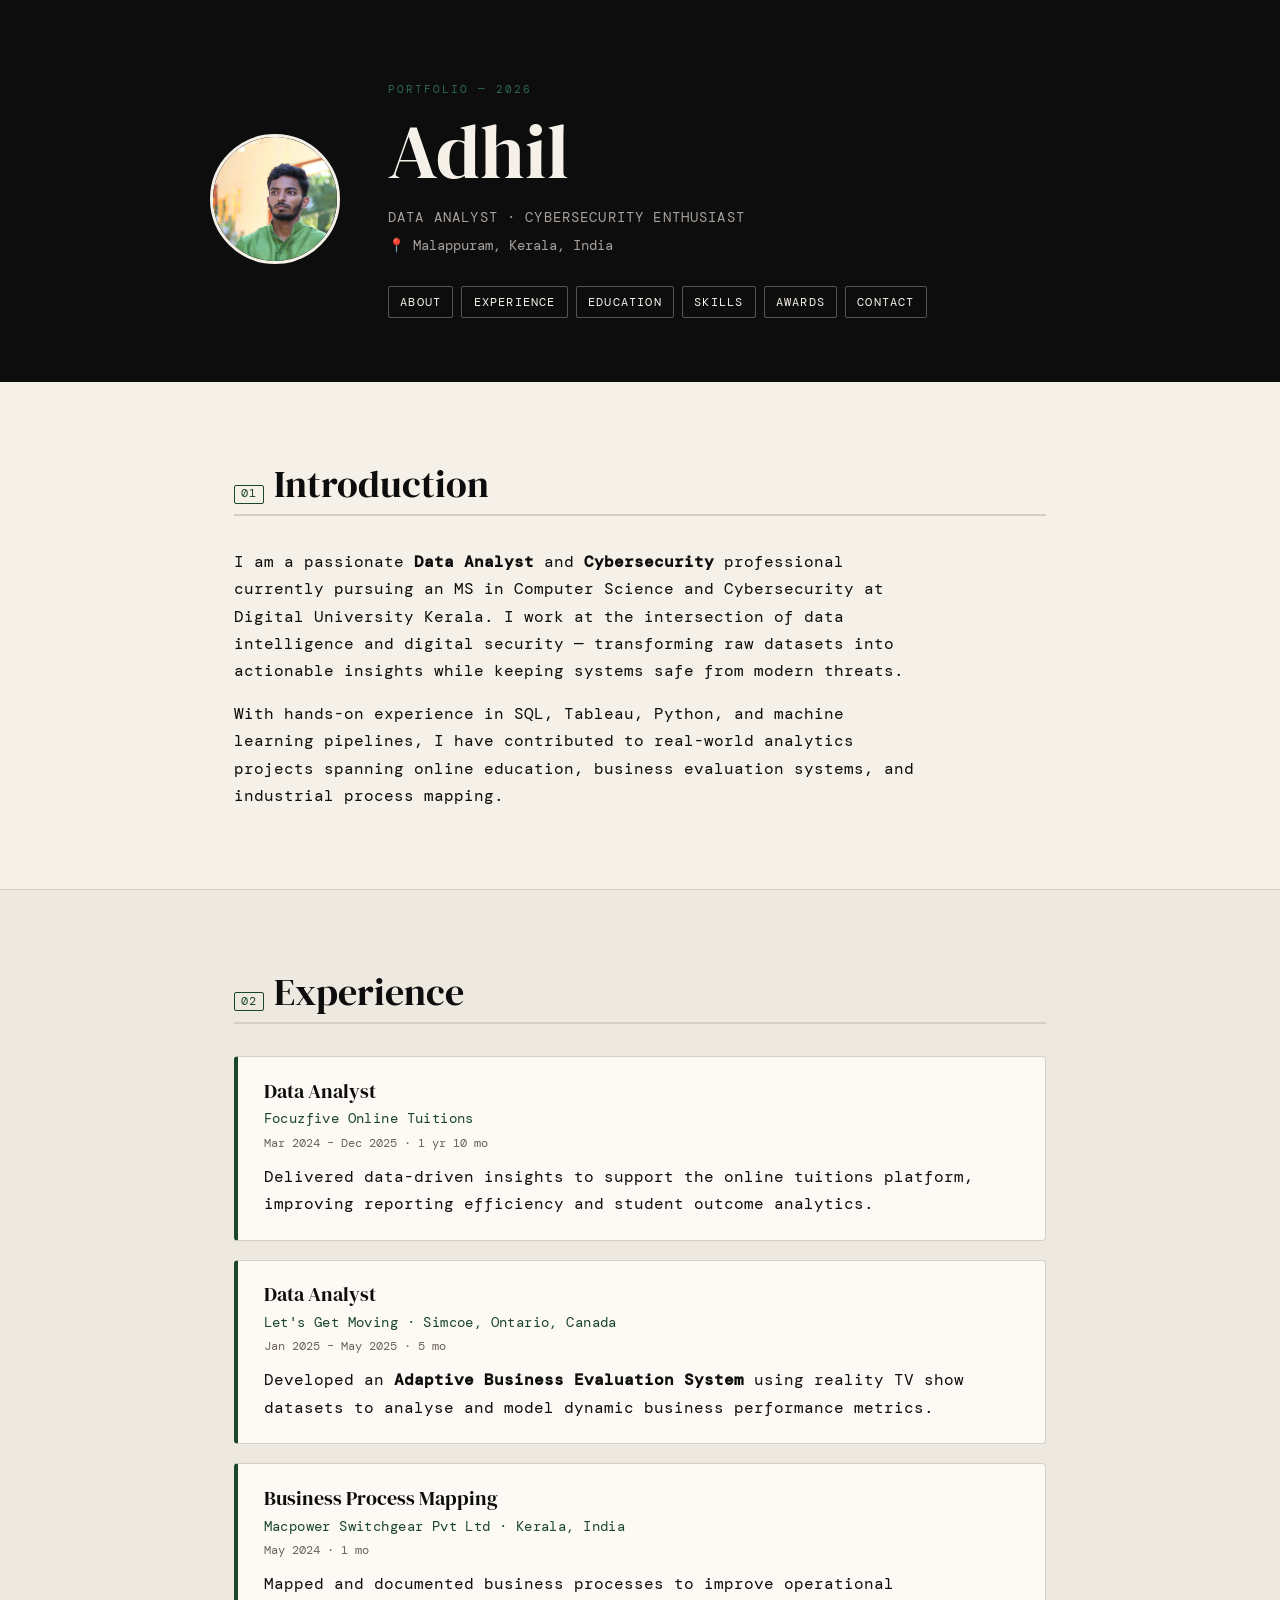
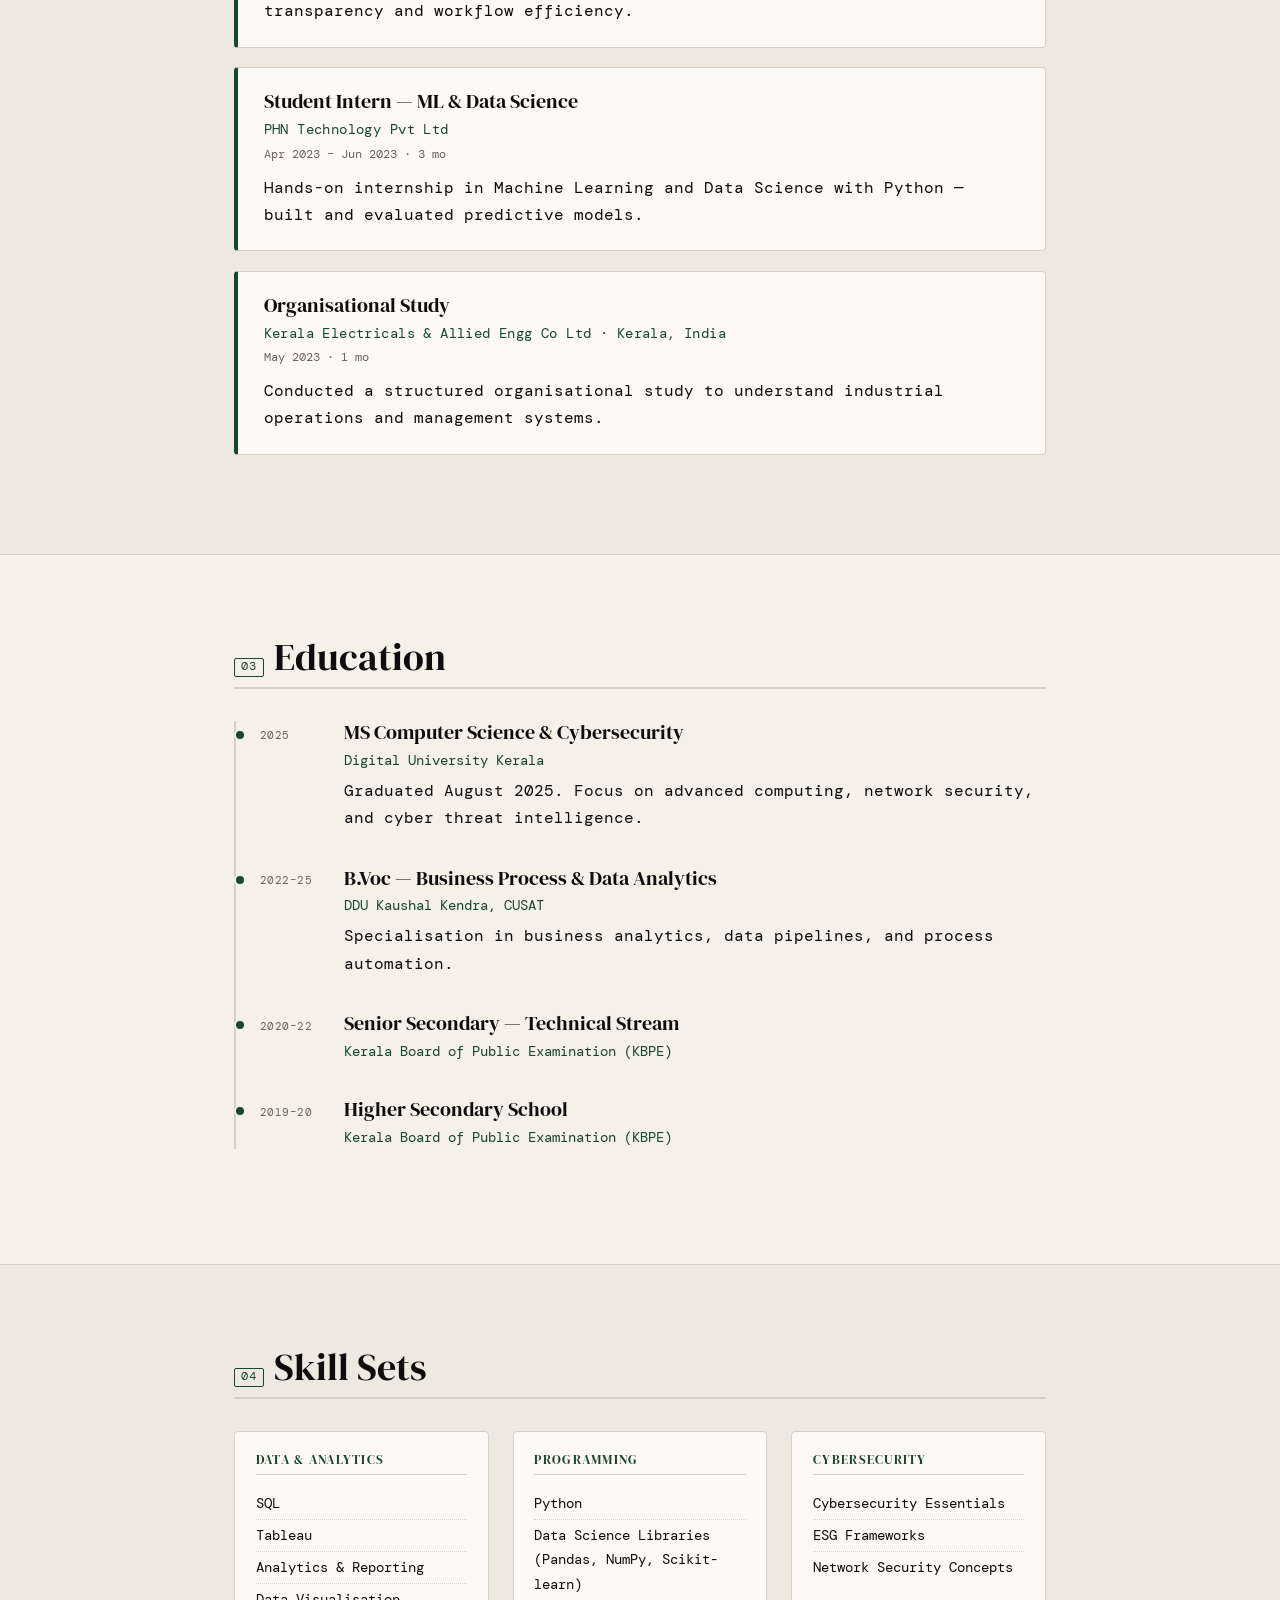
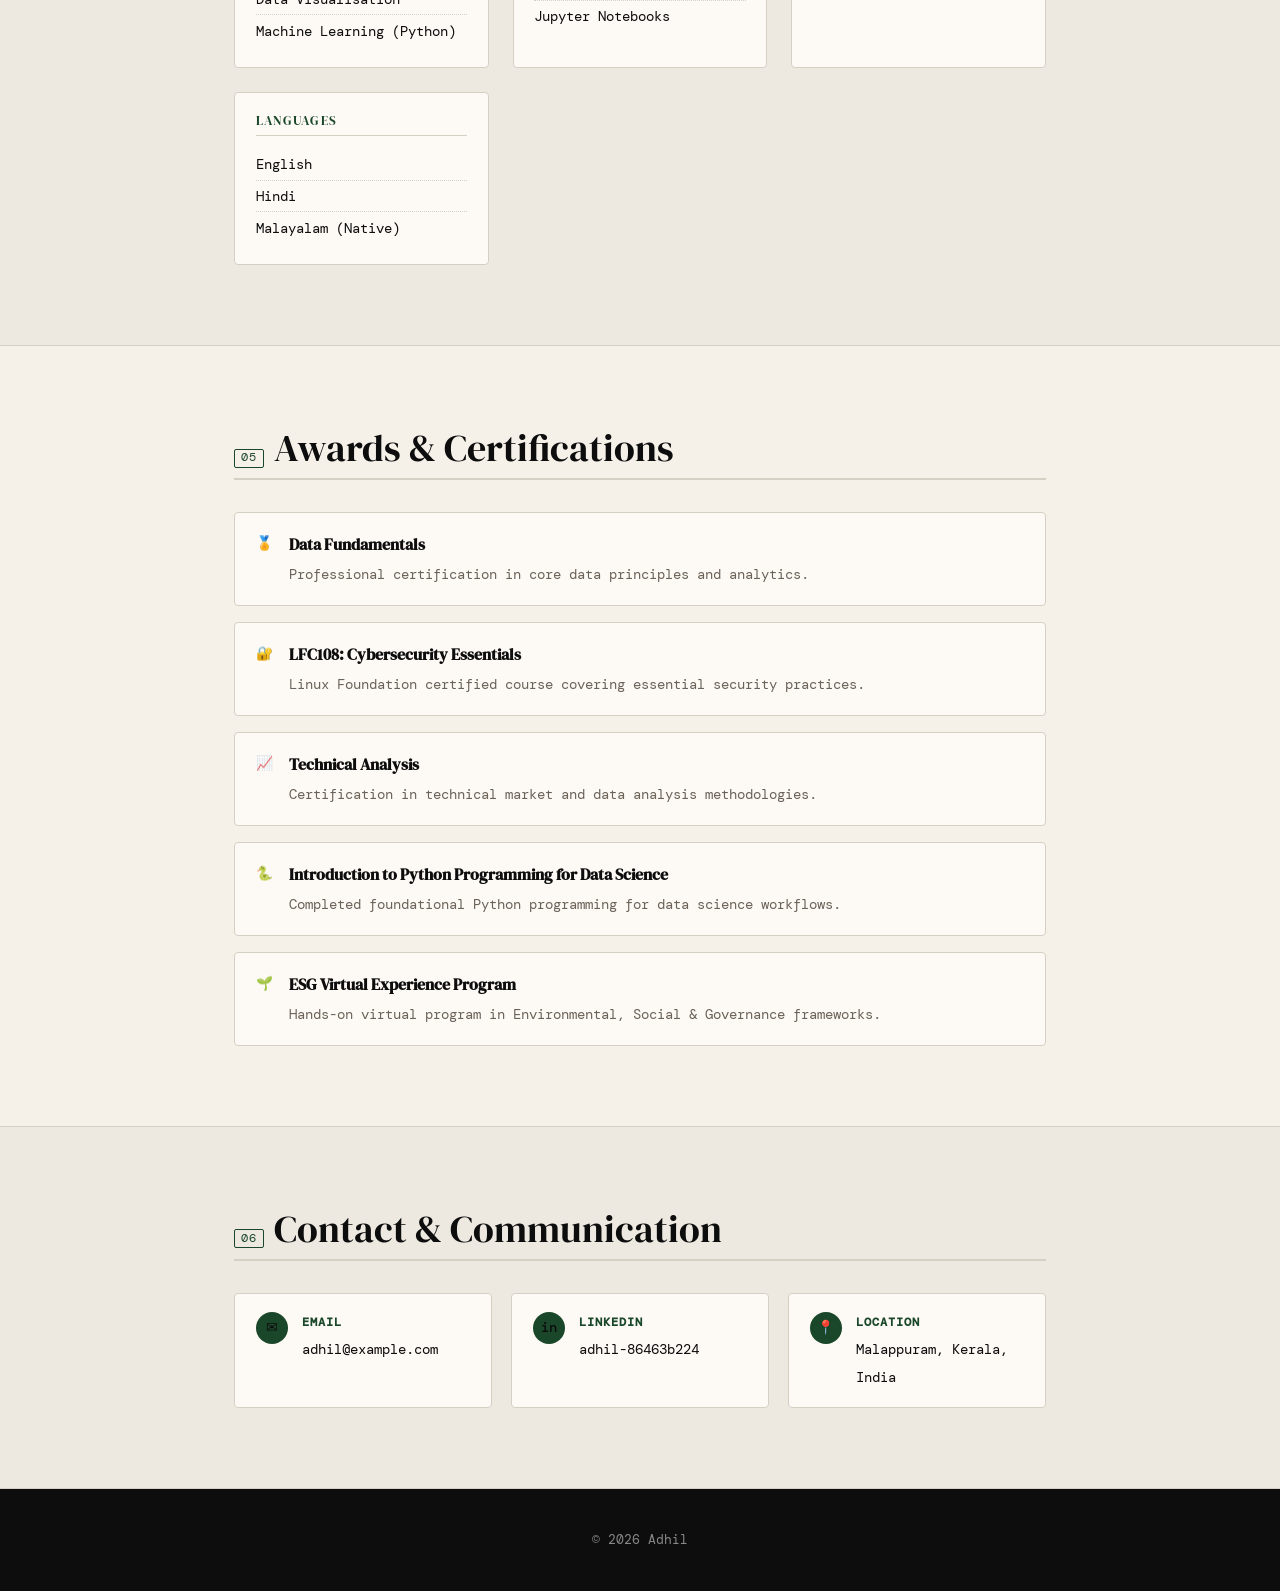
<file: question1/index.html>
<!DOCTYPE html>
<html lang="en">
<head>
  <meta charset="UTF-8">
  <meta name="viewport" content="width=device-width, initial-scale=1.0">
  <meta name="description" content="Adhil - Data Analyst & Cybersecurity Professional Portfolio">
  <title>Adhil | Data Analyst &amp; Cybersecurity</title>
  <link rel="stylesheet" href="style.css">
  <link rel="preconnect" href="https://fonts.googleapis.com">
  <link rel="preconnect" href="https://fonts.gstatic.com" crossorigin>
  <link href="https://fonts.googleapis.com/css2?family=DM+Serif+Display:ital@0;1&family=DM+Mono:wght@300;400;500&display=swap" rel="stylesheet">
</head>
<body>

  <!-- ===== HEADER / HERO ===== -->
  <header id="hero">
    <div class="hero-grid">
      <div class="hero-photo-wrap">
        <img src="1764489607303.jpeg" alt="Adhil" class="profile-photo">
      </div>
      <div class="hero-text">
        <p class="label">Portfolio — 2026</p>
        <h1>Adhil</h1>
        <p class="tagline">Data Analyst · Cybersecurity Enthusiast</p>
        <p class="location">📍 Malappuram, Kerala, India</p>
        <nav class="hero-nav" aria-label="Page sections">
          <a href="#about">About</a>
          <a href="#experience">Experience</a>
          <a href="#education">Education</a>
          <a href="#skills">Skills</a>
          <a href="#awards">Awards</a>
          <a href="#contact">Contact</a>
        </nav>
      </div>
    </div>
  </header>

  <main>

    <!-- ===== ABOUT ===== -->
    <section id="about" aria-labelledby="about-heading">
      <div class="section-inner">
        <h2 id="about-heading"><span class="num">01</span> Introduction</h2>
        <p class="about-body">
          I am a passionate <strong>Data Analyst</strong> and <strong>Cybersecurity</strong> professional
          currently pursuing an MS in Computer Science and Cybersecurity at Digital University Kerala.
          I work at the intersection of data intelligence and digital security — transforming raw datasets
          into actionable insights while keeping systems safe from modern threats.
        </p>
        <p class="about-body">
          With hands-on experience in SQL, Tableau, Python, and machine learning pipelines, I have
          contributed to real-world analytics projects spanning online education, business evaluation
          systems, and industrial process mapping.
        </p>
      </div>
    </section>

    <!-- ===== EXPERIENCE ===== -->
    <section id="experience" aria-labelledby="exp-heading">
      <div class="section-inner">
        <h2 id="exp-heading"><span class="num">02</span> Experience</h2>

        <article class="job-card">
          <header class="job-header">
            <h3>Data Analyst</h3>
            <span class="company">Focuzfive Online Tuitions</span>
            <time datetime="2024-03" class="period">Mar 2024 – Dec 2025 · 1 yr 10 mo</time>
          </header>
          <p>Delivered data-driven insights to support the online tuitions platform, improving reporting efficiency and student outcome analytics.</p>
        </article>

        <article class="job-card">
          <header class="job-header">
            <h3>Data Analyst</h3>
            <span class="company">Let's Get Moving · Simcoe, Ontario, Canada</span>
            <time datetime="2025-01" class="period">Jan 2025 – May 2025 · 5 mo</time>
          </header>
          <p>Developed an <strong>Adaptive Business Evaluation System</strong> using reality TV show datasets to analyse and model dynamic business performance metrics.</p>
        </article>

        <article class="job-card">
          <header class="job-header">
            <h3>Business Process Mapping</h3>
            <span class="company">Macpower Switchgear Pvt Ltd · Kerala, India</span>
            <time datetime="2024-05" class="period">May 2024 · 1 mo</time>
          </header>
          <p>Mapped and documented business processes to improve operational transparency and workflow efficiency.</p>
        </article>

        <article class="job-card">
          <header class="job-header">
            <h3>Student Intern — ML &amp; Data Science</h3>
            <span class="company">PHN Technology Pvt Ltd</span>
            <time datetime="2023-04" class="period">Apr 2023 – Jun 2023 · 3 mo</time>
          </header>
          <p>Hands-on internship in Machine Learning and Data Science with Python — built and evaluated predictive models.</p>
        </article>

        <article class="job-card">
          <header class="job-header">
            <h3>Organisational Study</h3>
            <span class="company">Kerala Electricals &amp; Allied Engg Co Ltd · Kerala, India</span>
            <time datetime="2023-05" class="period">May 2023 · 1 mo</time>
          </header>
          <p>Conducted a structured organisational study to understand industrial operations and management systems.</p>
        </article>

      </div>
    </section>

    <!-- ===== EDUCATION ===== -->
    <section id="education" aria-labelledby="edu-heading">
      <div class="section-inner">
        <h2 id="edu-heading"><span class="num">03</span> Education</h2>

        <div class="edu-timeline">

          <article class="edu-card">
            <span class="edu-year">2025</span>
            <div class="edu-info">
              <h3>MS Computer Science &amp; Cybersecurity</h3>
              <p class="uni">Digital University Kerala</p>
              <p>Graduated August 2025. Focus on advanced computing, network security, and cyber threat intelligence.</p>
            </div>
          </article>

          <article class="edu-card">
            <span class="edu-year">2022–25</span>
            <div class="edu-info">
              <h3>B.Voc — Business Process &amp; Data Analytics</h3>
              <p class="uni">DDU Kaushal Kendra, CUSAT</p>
              <p>Specialisation in business analytics, data pipelines, and process automation.</p>
            </div>
          </article>

          <article class="edu-card">
            <span class="edu-year">2020–22</span>
            <div class="edu-info">
              <h3>Senior Secondary — Technical Stream</h3>
              <p class="uni">Kerala Board of Public Examination (KBPE)</p>
            </div>
          </article>

          <article class="edu-card">
            <span class="edu-year">2019–20</span>
            <div class="edu-info">
              <h3>Higher Secondary School</h3>
              <p class="uni">Kerala Board of Public Examination (KBPE)</p>
            </div>
          </article>

        </div>
      </div>
    </section>

    <!-- ===== SKILLS ===== -->
    <section id="skills" aria-labelledby="skills-heading">
      <div class="section-inner">
        <h2 id="skills-heading"><span class="num">04</span> Skill Sets</h2>
        <div class="skills-grid">

          <div class="skill-group">
            <h3>Data &amp; Analytics</h3>
            <ul>
              <li>SQL</li>
              <li>Tableau</li>
              <li>Analytics &amp; Reporting</li>
              <li>Data Visualisation</li>
              <li>Machine Learning (Python)</li>
            </ul>
          </div>

          <div class="skill-group">
            <h3>Programming</h3>
            <ul>
              <li>Python</li>
              <li>Data Science Libraries
              (Pandas, NumPy, Scikit-learn)</li>
              <li>Jupyter Notebooks</li>
            </ul>
          </div>

          <div class="skill-group">
            <h3>Cybersecurity</h3>
            <ul>
              <li>Cybersecurity Essentials</li>
              <li>ESG Frameworks</li>
              <li>Network Security Concepts</li>
            </ul>
          </div>

          <div class="skill-group">
            <h3>Languages</h3>
            <ul>
              <li>English</li>
              <li>Hindi</li>
              <li>Malayalam (Native)</li>
            </ul>
          </div>

        </div>
      </div>
    </section>

    <!-- ===== AWARDS / CERTIFICATIONS ===== -->
    <section id="awards" aria-labelledby="awards-heading">
      <div class="section-inner">
        <h2 id="awards-heading"><span class="num">05</span> Awards &amp; Certifications</h2>
        <ul class="cert-list">
          <li>
            <span class="cert-icon">🏅</span>
            <div>
              <strong>Data Fundamentals</strong>
              <span>Professional certification in core data principles and analytics.</span>
            </div>
          </li>
          <li>
            <span class="cert-icon">🔐</span>
            <div>
              <strong>LFC108: Cybersecurity Essentials</strong>
              <span>Linux Foundation certified course covering essential security practices.</span>
            </div>
          </li>
          <li>
            <span class="cert-icon">📈</span>
            <div>
              <strong>Technical Analysis</strong>
              <span>Certification in technical market and data analysis methodologies.</span>
            </div>
          </li>
          <li>
            <span class="cert-icon">🐍</span>
            <div>
              <strong>Introduction to Python Programming for Data Science</strong>
              <span>Completed foundational Python programming for data science workflows.</span>
            </div>
          </li>
          <li>
            <span class="cert-icon">🌱</span>
            <div>
              <strong>ESG Virtual Experience Program</strong>
              <span>Hands-on virtual program in Environmental, Social &amp; Governance frameworks.</span>
            </div>
          </li>
        </ul>
      </div>
    </section>

    <!-- ===== CONTACT ===== -->
    <section id="contact" aria-labelledby="contact-heading">
      <div class="section-inner">
        <h2 id="contact-heading"><span class="num">06</span> Contact &amp; Communication</h2>
        <address class="contact-grid">
          <a href="mailto:adhil@example.com" class="contact-item">
            <span class="c-icon">✉</span>
            <div>
              <strong>Email</strong>
              <span>adhil@example.com</span>
            </div>
          </a>
          <a href="https://www.linkedin.com/in/adhil-86463b224" target="_blank" rel="noopener noreferrer" class="contact-item">
            <span class="c-icon">in</span>
            <div>
              <strong>LinkedIn</strong>
              <span>adhil-86463b224</span>
            </div>
          </a>
          <div class="contact-item">
            <span class="c-icon">📍</span>
            <div>
              <strong>Location</strong>
              <span>Malappuram, Kerala, India</span>
            </div>
          </div>
        </address>
      </div>
    </section>

  </main>

  <footer>
    <p>&copy; 2026 Adhil</p>
  </footer>

</body>
</html>
</file>
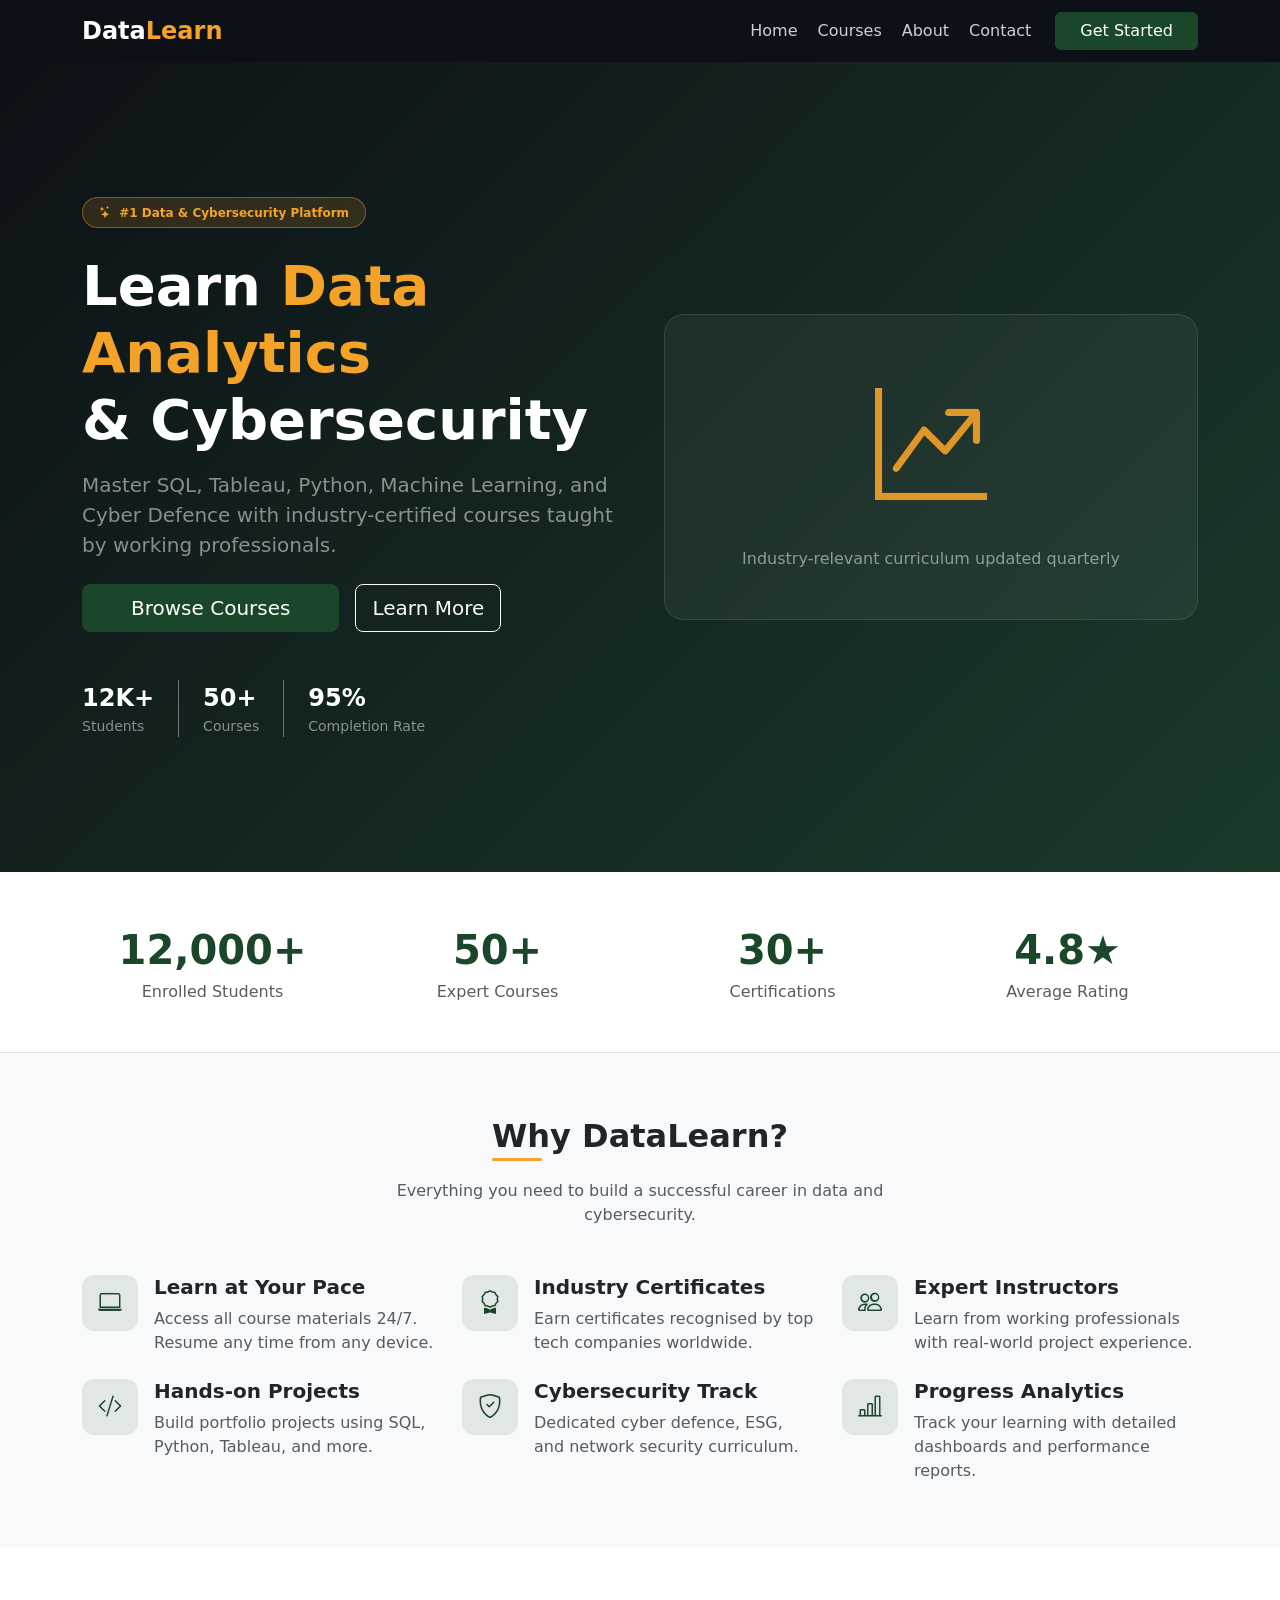
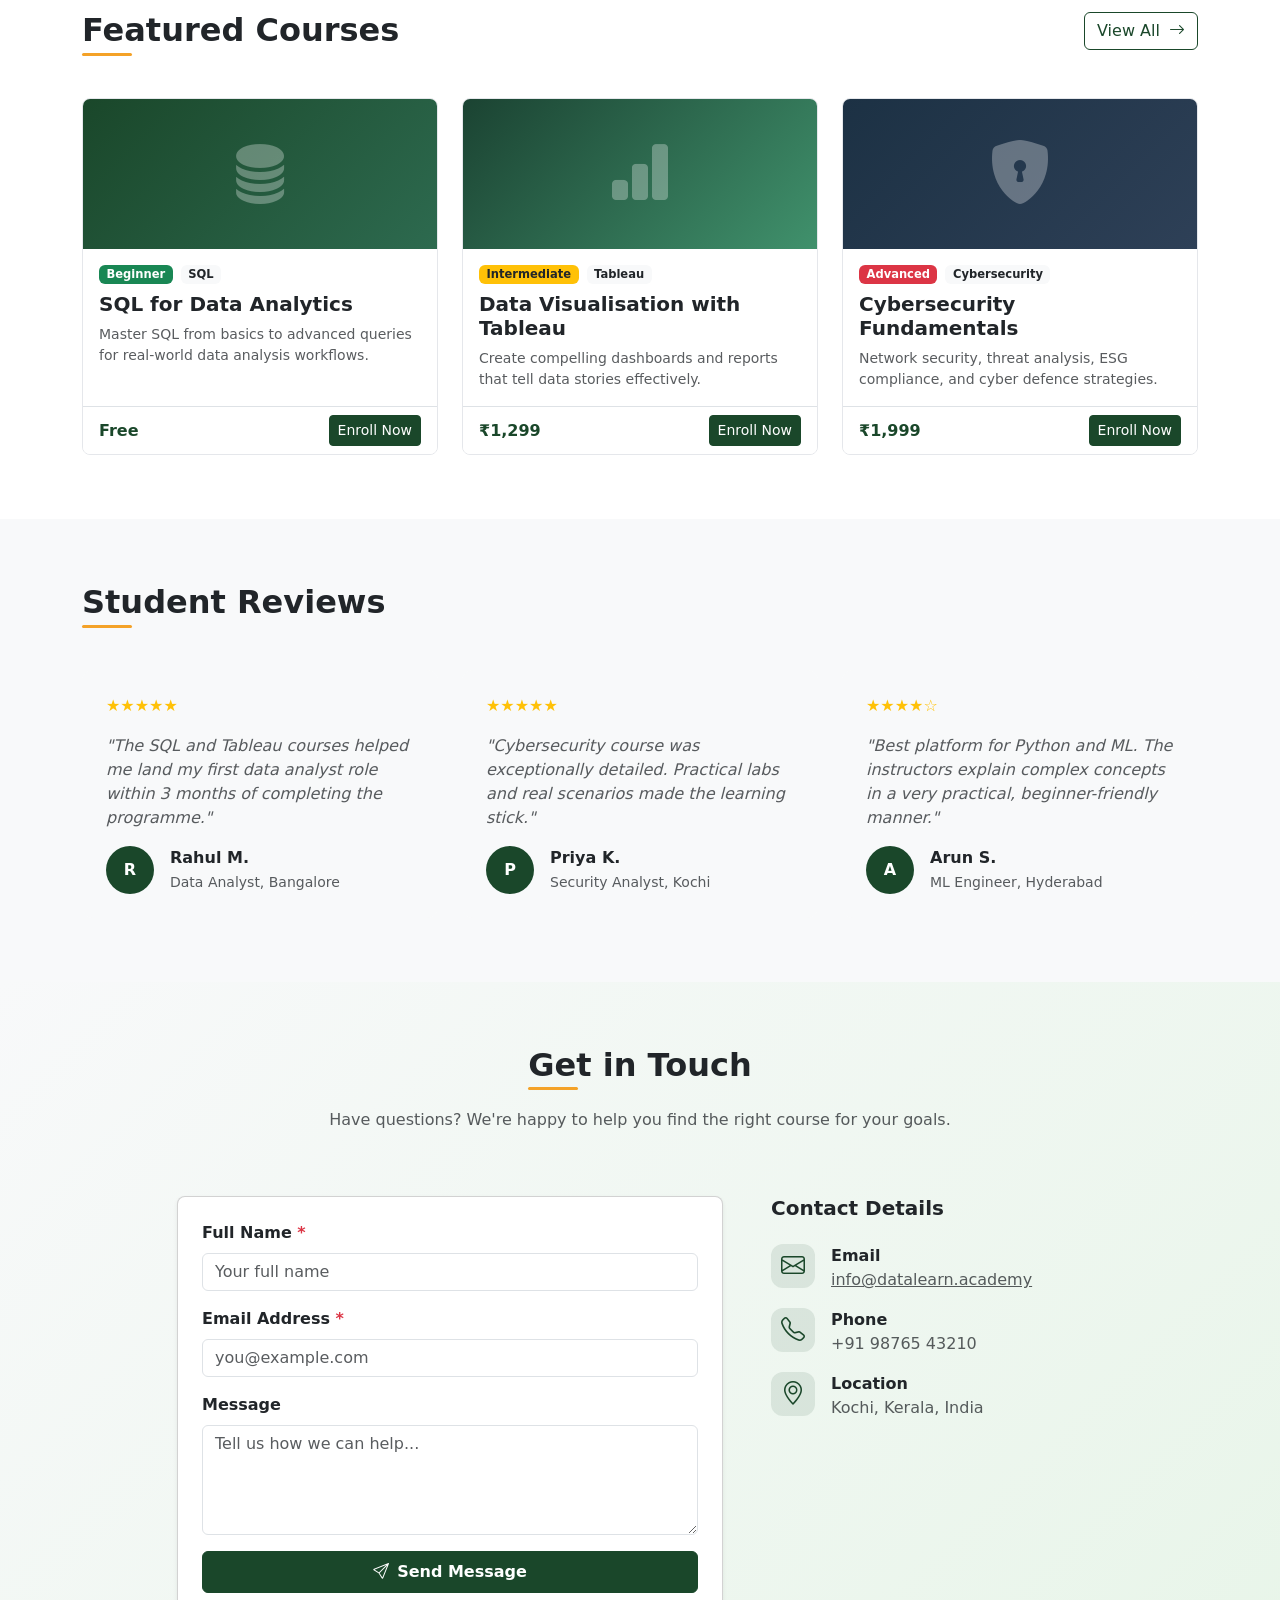
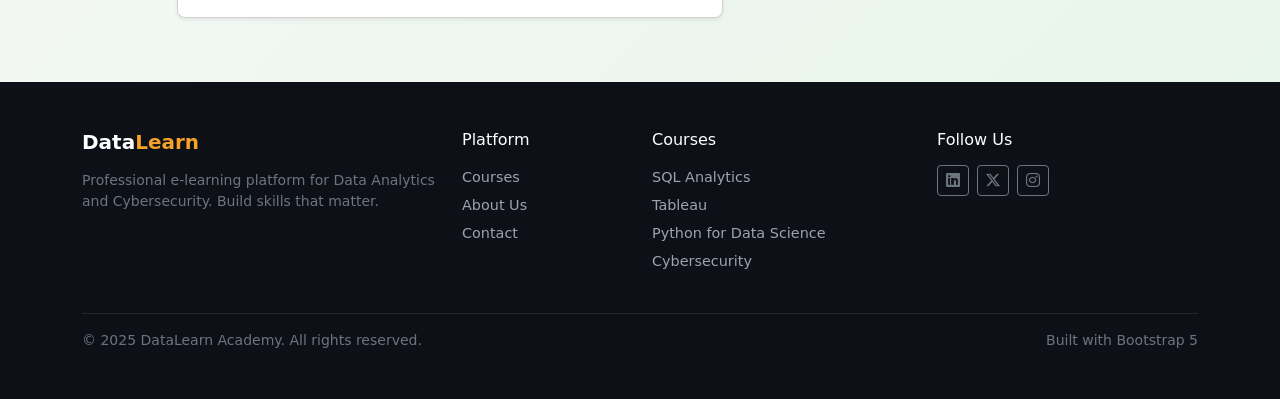
<file: question2/index.html>
<!DOCTYPE html>
<html lang="en">
<head>
  <meta charset="UTF-8" />
  <meta name="viewport" content="width=device-width, initial-scale=1.0" />
  <meta name="description" content="DataLearn Academy — Professional Data Analytics & Cybersecurity E-Learning Platform" />
  <title>DataLearn Academy | E-Learning Platform</title>
  <!-- Bootstrap 5 CSS CDN -->
  <link href="https://cdn.jsdelivr.net/npm/bootstrap@5.3.3/dist/css/bootstrap.min.css" rel="stylesheet" />
  <!-- Bootstrap Icons CDN -->
  <link href="https://cdn.jsdelivr.net/npm/bootstrap-icons@1.11.3/font/bootstrap-icons.css" rel="stylesheet" />
  <style>
    :root {
      --primary: #1a472a;
      --primary-lt: #2d6a4f;
      --accent: #f4a228;
      --dark: #0d1117;
    }
    body { font-family: 'Segoe UI', system-ui, sans-serif; }
    .navbar-brand span { color: var(--accent); }
    .btn-primary { background-color: var(--primary); border-color: var(--primary); }
    .btn-primary:hover { background-color: var(--primary-lt); border-color: var(--primary-lt); }
    .btn-outline-primary { color: var(--primary); border-color: var(--primary); }
    .btn-outline-primary:hover { background-color: var(--primary); border-color: var(--primary); }
    .hero-section { background: linear-gradient(135deg, var(--dark) 0%, #1a3a2a 100%); min-height: 90vh; display: flex; align-items: center; }
    .hero-badge { background: rgba(244,162,40,0.15); color: var(--accent); border: 1px solid rgba(244,162,40,0.4); }
    .feature-icon { width: 56px; height: 56px; background: rgba(26,71,42,0.1); border-radius: 12px; display: flex; align-items: center; justify-content: center; font-size: 1.5rem; color: var(--primary); }
    .course-card { transition: transform 0.2s, box-shadow 0.2s; border: 1px solid #e5e7eb; }
    .course-card:hover { transform: translateY(-4px); box-shadow: 0 12px 30px rgba(0,0,0,0.1); }
    .badge-level { font-size: 0.72rem; }
    .stat-number { font-size: 2.5rem; font-weight: 700; color: var(--primary); }
    .testimonial-card { background: #f8f9fa; border-radius: 12px; }
    .avatar { width: 48px; height: 48px; border-radius: 50%; background: var(--primary); color: white; display: flex; align-items: center; justify-content: center; font-weight: 700; }
    footer { background-color: var(--dark); }
    .footer-link { color: #9ca3af; text-decoration: none; font-size: 0.9rem; }
    .footer-link:hover { color: white; }
    .form-control:focus { border-color: var(--primary); box-shadow: 0 0 0 0.2rem rgba(26,71,42,0.25); }
    .navbar { background-color: var(--dark) !important; }
    .nav-link { color: rgba(255,255,255,0.8) !important; }
    .nav-link:hover { color: var(--accent) !important; }
    .section-title { position: relative; display: inline-block; }
    .section-title::after { content: ''; position: absolute; bottom: -6px; left: 0; width: 50px; height: 3px; background: var(--accent); border-radius: 2px; }
    #contact { background: linear-gradient(135deg, #f8f9fa 0%, #e8f5e9 100%); }
  </style>
</head>
<body>

  <!-- NAVBAR -->
  <nav class="navbar navbar-expand-lg navbar-dark sticky-top">
    <div class="container">
      <a class="navbar-brand fw-bold fs-4" href="index.html">
        Data<span>Learn</span>
      </a>
      <button class="navbar-toggler" type="button" data-bs-toggle="collapse" data-bs-target="#navbarNav" aria-controls="navbarNav" aria-expanded="false" aria-label="Toggle navigation">
        <span class="navbar-toggler-icon"></span>
      </button>
      <div class="collapse navbar-collapse" id="navbarNav">
        <ul class="navbar-nav ms-auto gap-1">
          <li class="nav-item"><a class="nav-link" href="index.html">Home</a></li>
          <li class="nav-item"><a class="nav-link" href="courses.html">Courses</a></li>
          <li class="nav-item"><a class="nav-link" href="about.html">About</a></li>
          <li class="nav-item"><a class="nav-link" href="#contact">Contact</a></li>
        </ul>
        <a href="courses.html" class="btn btn-primary ms-3 px-4">Get Started</a>
      </div>
    </div>
  </nav>

  <!-- HERO -->
  <section class="hero-section text-white py-5">
    <div class="container">
      <div class="row align-items-center g-5">
        <div class="col-lg-6">
          <span class="badge hero-badge px-3 py-2 mb-4 rounded-pill">
            <i class="bi bi-stars me-1"></i> #1 Data &amp; Cybersecurity Platform
          </span>
          <h1 class="display-4 fw-bold mb-3">
            Learn <span style="color:var(--accent)">Data Analytics</span><br />
            &amp; Cybersecurity
          </h1>
          <p class="lead text-white-50 mb-4">
            Master SQL, Tableau, Python, Machine Learning, and Cyber Defence with 
            industry-certified courses taught by working professionals.
          </p>
          <div class="d-flex flex-wrap gap-3">
            <a href="courses.html" class="btn btn-primary btn-lg px-5">Browse Courses</a>
            <a href="about.html" class="btn btn-outline-light btn-lg">Learn More</a>
          </div>
          <div class="d-flex gap-4 mt-5">
            <div>
              <div class="fw-bold fs-4 text-white">12K+</div>
              <div class="text-white-50 small">Students</div>
            </div>
            <div class="border-start border-secondary ps-4">
              <div class="fw-bold fs-4 text-white">50+</div>
              <div class="text-white-50 small">Courses</div>
            </div>
            <div class="border-start border-secondary ps-4">
              <div class="fw-bold fs-4 text-white">95%</div>
              <div class="text-white-50 small">Completion Rate</div>
            </div>
          </div>
        </div>
        <div class="col-lg-6 d-none d-lg-block text-center">
          <div style="background:rgba(255,255,255,0.05); border:1px solid rgba(255,255,255,0.1); border-radius:20px; padding: 3rem 2rem;">
            <i class="bi bi-graph-up-arrow" style="font-size:7rem; color:var(--accent); opacity:0.9;"></i>
            <p class="text-white-50 mt-3 mb-0">Industry-relevant curriculum updated quarterly</p>
          </div>
        </div>
      </div>
    </div>
  </section>

  <!-- STATS BAND -->
  <section class="py-5 bg-white border-bottom">
    <div class="container">
      <div class="row text-center g-4">
        <div class="col-6 col-md-3">
          <div class="stat-number">12,000+</div>
          <p class="text-muted mb-0">Enrolled Students</p>
        </div>
        <div class="col-6 col-md-3">
          <div class="stat-number">50+</div>
          <p class="text-muted mb-0">Expert Courses</p>
        </div>
        <div class="col-6 col-md-3">
          <div class="stat-number">30+</div>
          <p class="text-muted mb-0">Certifications</p>
        </div>
        <div class="col-6 col-md-3">
          <div class="stat-number">4.8★</div>
          <p class="text-muted mb-0">Average Rating</p>
        </div>
      </div>
    </div>
  </section>

  <!-- FEATURES -->
  <section class="py-5 bg-light">
    <div class="container py-3">
      <div class="text-center mb-5">
        <h2 class="fw-bold section-title">Why DataLearn?</h2>
        <p class="text-muted mt-3 col-md-6 mx-auto">Everything you need to build a successful career in data and cybersecurity.</p>
      </div>
      <div class="row g-4">
        <div class="col-md-4">
          <div class="d-flex gap-3">
            <div class="feature-icon flex-shrink-0"><i class="bi bi-laptop"></i></div>
            <div>
              <h5 class="fw-semibold">Learn at Your Pace</h5>
              <p class="text-muted mb-0">Access all course materials 24/7. Resume any time from any device.</p>
            </div>
          </div>
        </div>
        <div class="col-md-4">
          <div class="d-flex gap-3">
            <div class="feature-icon flex-shrink-0"><i class="bi bi-award"></i></div>
            <div>
              <h5 class="fw-semibold">Industry Certificates</h5>
              <p class="text-muted mb-0">Earn certificates recognised by top tech companies worldwide.</p>
            </div>
          </div>
        </div>
        <div class="col-md-4">
          <div class="d-flex gap-3">
            <div class="feature-icon flex-shrink-0"><i class="bi bi-people"></i></div>
            <div>
              <h5 class="fw-semibold">Expert Instructors</h5>
              <p class="text-muted mb-0">Learn from working professionals with real-world project experience.</p>
            </div>
          </div>
        </div>
        <div class="col-md-4">
          <div class="d-flex gap-3">
            <div class="feature-icon flex-shrink-0"><i class="bi bi-code-slash"></i></div>
            <div>
              <h5 class="fw-semibold">Hands-on Projects</h5>
              <p class="text-muted mb-0">Build portfolio projects using SQL, Python, Tableau, and more.</p>
            </div>
          </div>
        </div>
        <div class="col-md-4">
          <div class="d-flex gap-3">
            <div class="feature-icon flex-shrink-0"><i class="bi bi-shield-check"></i></div>
            <div>
              <h5 class="fw-semibold">Cybersecurity Track</h5>
              <p class="text-muted mb-0">Dedicated cyber defence, ESG, and network security curriculum.</p>
            </div>
          </div>
        </div>
        <div class="col-md-4">
          <div class="d-flex gap-3">
            <div class="feature-icon flex-shrink-0"><i class="bi bi-bar-chart-line"></i></div>
            <div>
              <h5 class="fw-semibold">Progress Analytics</h5>
              <p class="text-muted mb-0">Track your learning with detailed dashboards and performance reports.</p>
            </div>
          </div>
        </div>
      </div>
    </div>
  </section>

  <!-- FEATURED COURSES -->
  <section class="py-5">
    <div class="container py-3">
      <div class="d-flex justify-content-between align-items-center mb-5">
        <h2 class="fw-bold section-title mb-0">Featured Courses</h2>
        <a href="courses.html" class="btn btn-outline-primary">View All <i class="bi bi-arrow-right ms-1"></i></a>
      </div>
      <div class="row g-4">
        <!-- Course 1 -->
        <div class="col-md-4">
          <div class="card h-100 course-card rounded-3 overflow-hidden">
            <div style="height:150px; background:linear-gradient(135deg,#1a472a,#2d6a4f); display:flex; align-items:center; justify-content:center;">
              <i class="bi bi-database-fill" style="font-size:4rem; color:rgba(255,255,255,0.3);"></i>
            </div>
            <div class="card-body">
              <div class="d-flex gap-2 mb-2">
                <span class="badge bg-success badge-level">Beginner</span>
                <span class="badge bg-light text-dark badge-level">SQL</span>
              </div>
              <h5 class="card-title fw-semibold">SQL for Data Analytics</h5>
              <p class="card-text text-muted small">Master SQL from basics to advanced queries for real-world data analysis workflows.</p>
            </div>
            <div class="card-footer bg-white border-top d-flex justify-content-between align-items-center">
              <span class="fw-bold" style="color:var(--primary)">Free</span>
              <a href="courses.html" class="btn btn-sm btn-primary">Enroll Now</a>
            </div>
          </div>
        </div>
        <!-- Course 2 -->
        <div class="col-md-4">
          <div class="card h-100 course-card rounded-3 overflow-hidden">
            <div style="height:150px; background:linear-gradient(135deg,#1b4332,#40916c); display:flex; align-items:center; justify-content:center;">
              <i class="bi bi-bar-chart-fill" style="font-size:4rem; color:rgba(255,255,255,0.3);"></i>
            </div>
            <div class="card-body">
              <div class="d-flex gap-2 mb-2">
                <span class="badge bg-warning text-dark badge-level">Intermediate</span>
                <span class="badge bg-light text-dark badge-level">Tableau</span>
              </div>
              <h5 class="card-title fw-semibold">Data Visualisation with Tableau</h5>
              <p class="card-text text-muted small">Create compelling dashboards and reports that tell data stories effectively.</p>
            </div>
            <div class="card-footer bg-white border-top d-flex justify-content-between align-items-center">
              <span class="fw-bold" style="color:var(--primary)">₹1,299</span>
              <a href="courses.html" class="btn btn-sm btn-primary">Enroll Now</a>
            </div>
          </div>
        </div>
        <!-- Course 3 -->
        <div class="col-md-4">
          <div class="card h-100 course-card rounded-3 overflow-hidden">
            <div style="height:150px; background:linear-gradient(135deg,#1c3144,#2e4057); display:flex; align-items:center; justify-content:center;">
              <i class="bi bi-shield-lock-fill" style="font-size:4rem; color:rgba(255,255,255,0.3);"></i>
            </div>
            <div class="card-body">
              <div class="d-flex gap-2 mb-2">
                <span class="badge bg-danger badge-level">Advanced</span>
                <span class="badge bg-light text-dark badge-level">Cybersecurity</span>
              </div>
              <h5 class="card-title fw-semibold">Cybersecurity Fundamentals</h5>
              <p class="card-text text-muted small">Network security, threat analysis, ESG compliance, and cyber defence strategies.</p>
            </div>
            <div class="card-footer bg-white border-top d-flex justify-content-between align-items-center">
              <span class="fw-bold" style="color:var(--primary)">₹1,999</span>
              <a href="courses.html" class="btn btn-sm btn-primary">Enroll Now</a>
            </div>
          </div>
        </div>
      </div>
    </div>
  </section>

  <!-- TESTIMONIALS -->
  <section class="py-5 bg-light">
    <div class="container py-3">
      <h2 class="fw-bold section-title text-center mb-5">Student Reviews</h2>
      <div class="row g-4">
        <div class="col-md-4">
          <div class="testimonial-card p-4 h-100">
            <div class="mb-3 text-warning">★★★★★</div>
            <p class="fst-italic text-muted">"The SQL and Tableau courses helped me land my first data analyst role within 3 months of completing the programme."</p>
            <div class="d-flex align-items-center gap-3 mt-3">
              <div class="avatar">R</div>
              <div><strong>Rahul M.</strong><br /><small class="text-muted">Data Analyst, Bangalore</small></div>
            </div>
          </div>
        </div>
        <div class="col-md-4">
          <div class="testimonial-card p-4 h-100">
            <div class="mb-3 text-warning">★★★★★</div>
            <p class="fst-italic text-muted">"Cybersecurity course was exceptionally detailed. Practical labs and real scenarios made the learning stick."</p>
            <div class="d-flex align-items-center gap-3 mt-3">
              <div class="avatar">P</div>
              <div><strong>Priya K.</strong><br /><small class="text-muted">Security Analyst, Kochi</small></div>
            </div>
          </div>
        </div>
        <div class="col-md-4">
          <div class="testimonial-card p-4 h-100">
            <div class="mb-3 text-warning">★★★★☆</div>
            <p class="fst-italic text-muted">"Best platform for Python and ML. The instructors explain complex concepts in a very practical, beginner-friendly manner."</p>
            <div class="d-flex align-items-center gap-3 mt-3">
              <div class="avatar">A</div>
              <div><strong>Arun S.</strong><br /><small class="text-muted">ML Engineer, Hyderabad</small></div>
            </div>
          </div>
        </div>
      </div>
    </div>
  </section>

  <!-- CONTACT FORM -->
  <section id="contact" class="py-5">
    <div class="container py-3">
      <div class="row justify-content-center">
        <div class="col-lg-7 text-center mb-5">
          <h2 class="fw-bold section-title">Get in Touch</h2>
          <p class="text-muted mt-3">Have questions? We're happy to help you find the right course for your goals.</p>
        </div>
      </div>
      <div class="row justify-content-center">
        <div class="col-lg-6">
          <div class="card shadow-sm rounded-3 p-4">
            <div id="formSuccess" class="alert alert-success d-none" role="alert">
              <i class="bi bi-check-circle me-2"></i> Thank you! We'll get back to you shortly.
            </div>
            <div id="contactForm">
              <div class="mb-3">
                <label for="contactName" class="form-label fw-semibold">Full Name <span class="text-danger">*</span></label>
                <input type="text" id="contactName" class="form-control" placeholder="Your full name" />
                <div id="nameError" class="text-danger small d-none mt-1">Please enter your name.</div>
              </div>
              <div class="mb-3">
                <label for="contactEmail" class="form-label fw-semibold">Email Address <span class="text-danger">*</span></label>
                <input type="email" id="contactEmail" class="form-control" placeholder="you@example.com" />
                <div id="emailError" class="text-danger small d-none mt-1">Please enter a valid email address.</div>
              </div>
              <div class="mb-3">
                <label for="contactMessage" class="form-label fw-semibold">Message</label>
                <textarea id="contactMessage" class="form-control" rows="4" placeholder="Tell us how we can help..."></textarea>
              </div>
              <button type="button" id="submitBtn" class="btn btn-primary w-100 py-2 fw-semibold" onclick="validateForm()">
                <i class="bi bi-send me-2"></i>Send Message
              </button>
            </div>
          </div>
        </div>
        <div class="col-lg-4 mt-4 mt-lg-0">
          <div class="ps-lg-4">
            <h5 class="fw-semibold mb-4">Contact Details</h5>
            <div class="d-flex gap-3 mb-3">
              <div class="feature-icon flex-shrink-0" style="width:44px;height:44px;"><i class="bi bi-envelope"></i></div>
              <div><strong>Email</strong><br /><a href="mailto:info@datalearn.academy" class="text-muted">info@datalearn.academy</a></div>
            </div>
            <div class="d-flex gap-3 mb-3">
              <div class="feature-icon flex-shrink-0" style="width:44px;height:44px;"><i class="bi bi-telephone"></i></div>
              <div><strong>Phone</strong><br /><span class="text-muted">+91 98765 43210</span></div>
            </div>
            <div class="d-flex gap-3">
              <div class="feature-icon flex-shrink-0" style="width:44px;height:44px;"><i class="bi bi-geo-alt"></i></div>
              <div><strong>Location</strong><br /><span class="text-muted">Kochi, Kerala, India</span></div>
            </div>
          </div>
        </div>
      </div>
    </div>
  </section>

  <!-- FOOTER -->
  <footer class="py-5 text-white">
    <div class="container">
      <div class="row g-4 mb-4">
        <div class="col-md-4">
          <h5 class="fw-bold mb-3">Data<span style="color:var(--accent)">Learn</span></h5>
          <p class="text-secondary small">Professional e-learning platform for Data Analytics and Cybersecurity. Build skills that matter.</p>
        </div>
        <div class="col-md-2">
          <h6 class="text-white mb-3">Platform</h6>
          <ul class="list-unstyled">
            <li class="mb-1"><a href="courses.html" class="footer-link">Courses</a></li>
            <li class="mb-1"><a href="about.html" class="footer-link">About Us</a></li>
            <li class="mb-1"><a href="#contact" class="footer-link">Contact</a></li>
          </ul>
        </div>
        <div class="col-md-3">
          <h6 class="text-white mb-3">Courses</h6>
          <ul class="list-unstyled">
            <li class="mb-1"><a href="courses.html" class="footer-link">SQL Analytics</a></li>
            <li class="mb-1"><a href="courses.html" class="footer-link">Tableau</a></li>
            <li class="mb-1"><a href="courses.html" class="footer-link">Python for Data Science</a></li>
            <li class="mb-1"><a href="courses.html" class="footer-link">Cybersecurity</a></li>
          </ul>
        </div>
        <div class="col-md-3">
          <h6 class="text-white mb-3">Follow Us</h6>
          <div class="d-flex gap-2">
            <a href="#" class="btn btn-outline-secondary btn-sm"><i class="bi bi-linkedin"></i></a>
            <a href="#" class="btn btn-outline-secondary btn-sm"><i class="bi bi-twitter-x"></i></a>
            <a href="#" class="btn btn-outline-secondary btn-sm"><i class="bi bi-instagram"></i></a>
          </div>
        </div>
      </div>
      <hr class="border-secondary" />
      <div class="d-flex flex-wrap justify-content-between align-items-center">
        <p class="text-secondary small mb-0">&copy; 2025 DataLearn Academy. All rights reserved.</p>
        <p class="text-secondary small mb-0">Built with Bootstrap 5</p>
      </div>
    </div>
  </footer>

  <!-- Bootstrap 5 JS CDN -->
  <script src="https://cdn.jsdelivr.net/npm/bootstrap@5.3.3/dist/js/bootstrap.bundle.min.js"></script>
  <script>
    function validateForm() {
      var name = document.getElementById('contactName').value.trim();
      var email = document.getElementById('contactEmail').value.trim();
      var emailPattern = /^[^\s@]+@[^\s@]+\.[^\s@]+$/;
      var valid = true;

      document.getElementById('nameError').classList.add('d-none');
      document.getElementById('emailError').classList.add('d-none');
      document.getElementById('contactName').classList.remove('is-invalid');
      document.getElementById('contactEmail').classList.remove('is-invalid');

      if (!name) {
        document.getElementById('nameError').classList.remove('d-none');
        document.getElementById('contactName').classList.add('is-invalid');
        valid = false;
      }
      if (!emailPattern.test(email)) {
        document.getElementById('emailError').classList.remove('d-none');
        document.getElementById('contactEmail').classList.add('is-invalid');
        valid = false;
      }
      if (valid) {
        document.getElementById('contactForm').classList.add('d-none');
        document.getElementById('formSuccess').classList.remove('d-none');
      }
    }
  </script>

</body>
</html>
</file>
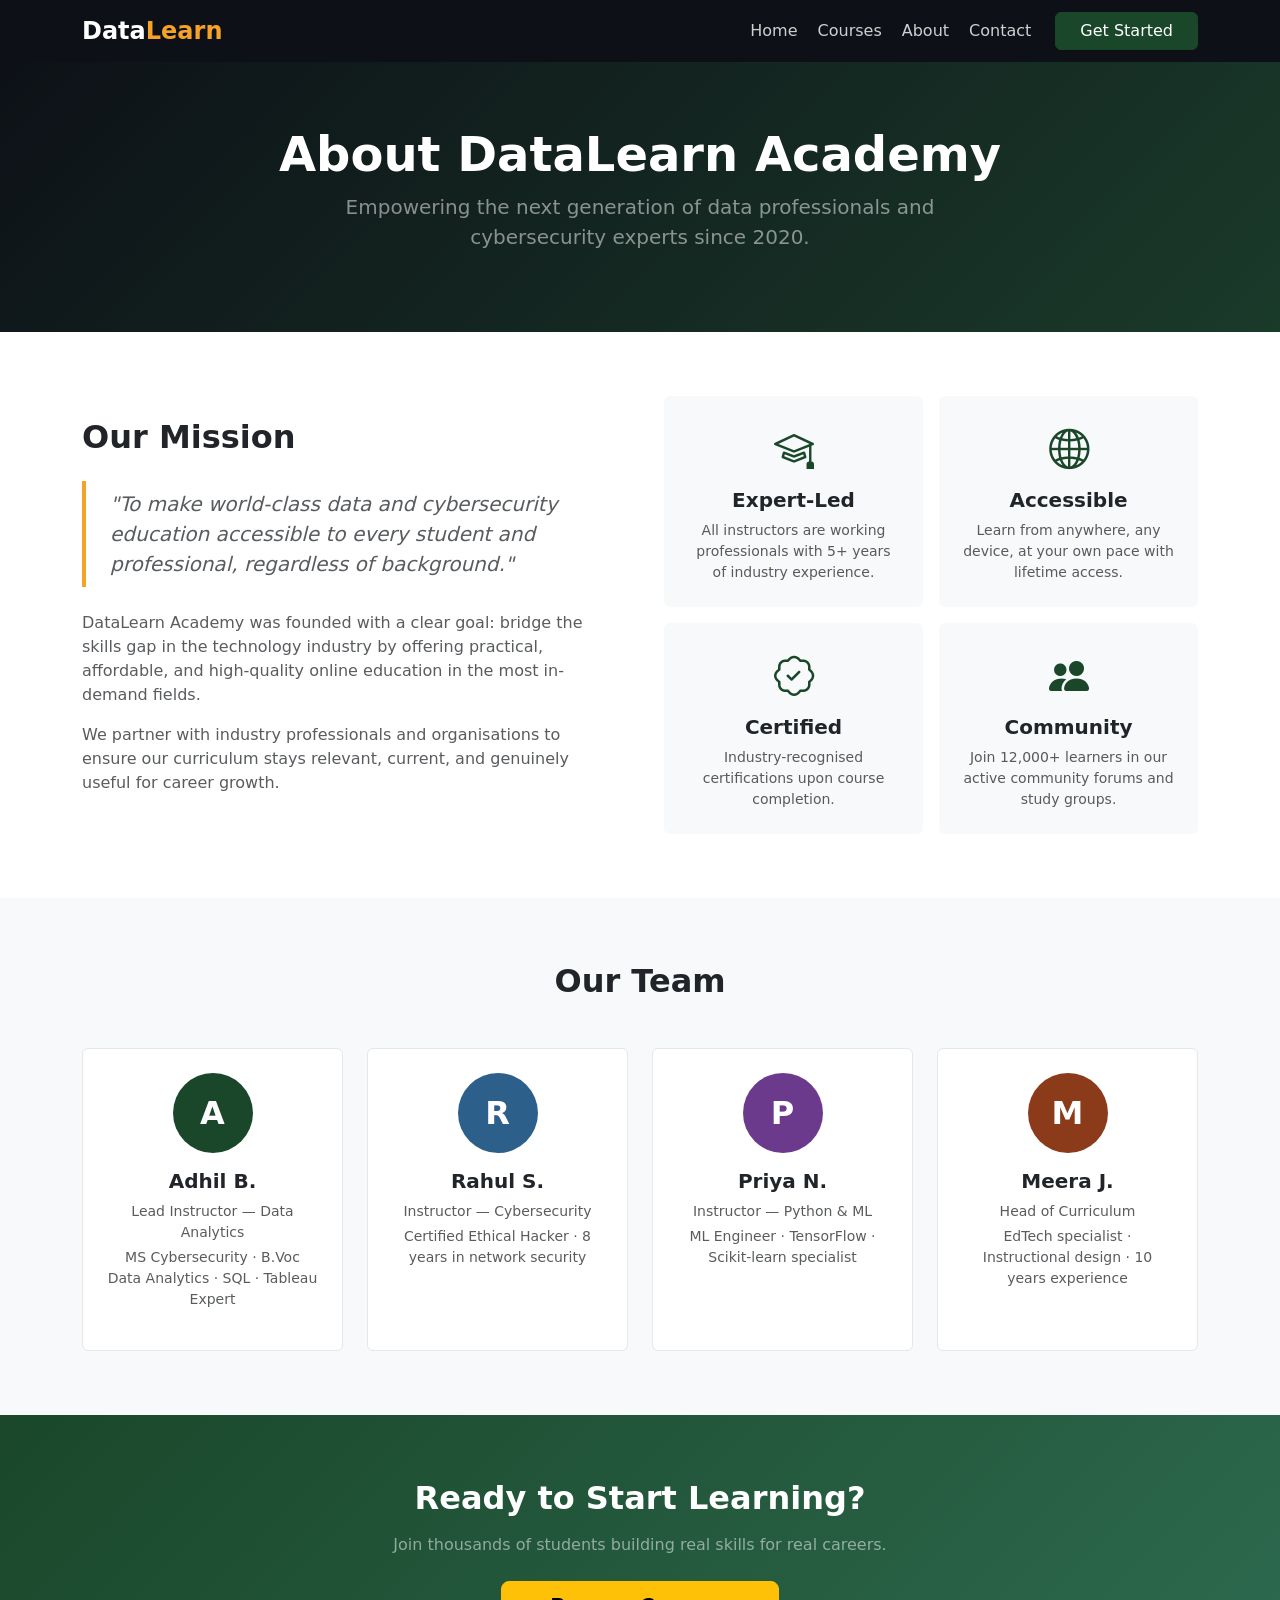
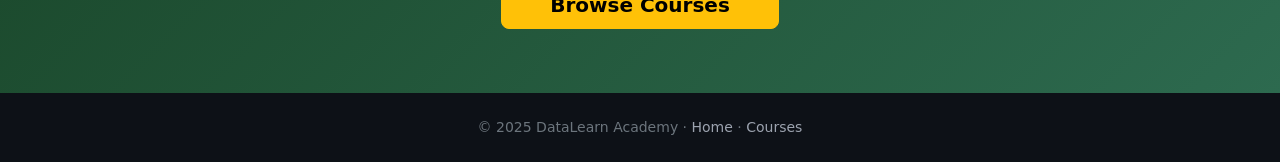
<file: question2/about.html>
<!DOCTYPE html>
<html lang="en">
<head>
  <meta charset="UTF-8" />
  <meta name="viewport" content="width=device-width, initial-scale=1.0" />
  <title>About | DataLearn Academy</title>
  <link href="https://cdn.jsdelivr.net/npm/bootstrap@5.3.3/dist/css/bootstrap.min.css" rel="stylesheet" />
  <link href="https://cdn.jsdelivr.net/npm/bootstrap-icons@1.11.3/font/bootstrap-icons.css" rel="stylesheet" />
  <style>
    :root { --primary: #1a472a; --accent: #f4a228; --dark: #0d1117; }
    body { font-family: 'Segoe UI', system-ui, sans-serif; }
    .navbar { background-color: var(--dark) !important; }
    .nav-link { color: rgba(255,255,255,0.8) !important; }
    .nav-link:hover { color: var(--accent) !important; }
    .navbar-brand span { color: var(--accent); }
    .page-header { background: linear-gradient(135deg, var(--dark) 0%, #1a3a2a 100%); }
    .btn-primary { background-color: var(--primary); border-color: var(--primary); }
    .team-card { transition: transform 0.2s; border: 1px solid #e5e7eb; }
    .team-card:hover { transform: translateY(-3px); }
    .team-avatar { width: 80px; height: 80px; border-radius: 50%; background: var(--primary); color: white; display: flex; align-items: center; justify-content: center; font-size: 2rem; font-weight: 700; margin: 0 auto 1rem; }
    footer { background-color: var(--dark); }
    .footer-link { color: #9ca3af; text-decoration: none; }
    .footer-link:hover { color: white; }
    .value-icon { font-size: 2.5rem; color: var(--primary); }
    .mission-block { border-left: 4px solid var(--accent); }
  </style>
</head>
<body>

  <nav class="navbar navbar-expand-lg navbar-dark sticky-top">
    <div class="container">
      <a class="navbar-brand fw-bold fs-4" href="index.html">Data<span>Learn</span></a>
      <button class="navbar-toggler" type="button" data-bs-toggle="collapse" data-bs-target="#navbarNav">
        <span class="navbar-toggler-icon"></span>
      </button>
      <div class="collapse navbar-collapse" id="navbarNav">
        <ul class="navbar-nav ms-auto gap-1">
          <li class="nav-item"><a class="nav-link" href="index.html">Home</a></li>
          <li class="nav-item"><a class="nav-link" href="courses.html">Courses</a></li>
          <li class="nav-item"><a class="nav-link active text-white" href="about.html">About</a></li>
          <li class="nav-item"><a class="nav-link" href="index.html#contact">Contact</a></li>
        </ul>
        <a href="courses.html" class="btn btn-primary ms-3 px-4">Get Started</a>
      </div>
    </div>
  </nav>

  <div class="page-header text-white py-5">
    <div class="container py-3 text-center">
      <h1 class="display-5 fw-bold">About DataLearn Academy</h1>
      <p class="lead text-white-50 col-md-7 mx-auto">Empowering the next generation of data professionals and cybersecurity experts since 2020.</p>
    </div>
  </div>

  <!-- MISSION -->
  <section class="py-5">
    <div class="container py-3">
      <div class="row align-items-center g-5">
        <div class="col-lg-6">
          <h2 class="fw-bold mb-4">Our Mission</h2>
          <div class="mission-block ps-4 py-2 mb-4">
            <p class="text-muted mb-0 fst-italic fs-5">"To make world-class data and cybersecurity education accessible to every student and professional, regardless of background."</p>
          </div>
          <p class="text-muted">DataLearn Academy was founded with a clear goal: bridge the skills gap in the technology industry by offering practical, affordable, and high-quality online education in the most in-demand fields.</p>
          <p class="text-muted">We partner with industry professionals and organisations to ensure our curriculum stays relevant, current, and genuinely useful for career growth.</p>
        </div>
        <div class="col-lg-6">
          <div class="row g-3">
            <div class="col-6">
              <div class="card p-4 text-center h-100 border-0 bg-light">
                <div class="value-icon mb-2"><i class="bi bi-mortarboard"></i></div>
                <h5 class="fw-semibold">Expert-Led</h5>
                <p class="text-muted small mb-0">All instructors are working professionals with 5+ years of industry experience.</p>
              </div>
            </div>
            <div class="col-6">
              <div class="card p-4 text-center h-100 border-0 bg-light">
                <div class="value-icon mb-2"><i class="bi bi-globe2"></i></div>
                <h5 class="fw-semibold">Accessible</h5>
                <p class="text-muted small mb-0">Learn from anywhere, any device, at your own pace with lifetime access.</p>
              </div>
            </div>
            <div class="col-6">
              <div class="card p-4 text-center h-100 border-0 bg-light">
                <div class="value-icon mb-2"><i class="bi bi-patch-check"></i></div>
                <h5 class="fw-semibold">Certified</h5>
                <p class="text-muted small mb-0">Industry-recognised certifications upon course completion.</p>
              </div>
            </div>
            <div class="col-6">
              <div class="card p-4 text-center h-100 border-0 bg-light">
                <div class="value-icon mb-2"><i class="bi bi-people-fill"></i></div>
                <h5 class="fw-semibold">Community</h5>
                <p class="text-muted small mb-0">Join 12,000+ learners in our active community forums and study groups.</p>
              </div>
            </div>
          </div>
        </div>
      </div>
    </div>
  </section>

  <!-- TEAM -->
  <section class="py-5 bg-light">
    <div class="container py-3">
      <h2 class="fw-bold text-center mb-5">Our Team</h2>
      <div class="row g-4 justify-content-center">
        <div class="col-sm-6 col-lg-3">
          <div class="card team-card text-center p-4 h-100">
            <div class="team-avatar">A</div>
            <h5 class="fw-semibold">Adhil B.</h5>
            <p class="text-muted small mb-1">Lead Instructor — Data Analytics</p>
            <p class="text-muted small">MS Cybersecurity · B.Voc Data Analytics · SQL · Tableau Expert</p>
          </div>
        </div>
        <div class="col-sm-6 col-lg-3">
          <div class="card team-card text-center p-4 h-100">
            <div class="team-avatar" style="background:#2c5f8a;">R</div>
            <h5 class="fw-semibold">Rahul S.</h5>
            <p class="text-muted small mb-1">Instructor — Cybersecurity</p>
            <p class="text-muted small">Certified Ethical Hacker · 8 years in network security</p>
          </div>
        </div>
        <div class="col-sm-6 col-lg-3">
          <div class="card team-card text-center p-4 h-100">
            <div class="team-avatar" style="background:#6b3a8c;">P</div>
            <h5 class="fw-semibold">Priya N.</h5>
            <p class="text-muted small mb-1">Instructor — Python &amp; ML</p>
            <p class="text-muted small">ML Engineer · TensorFlow · Scikit-learn specialist</p>
          </div>
        </div>
        <div class="col-sm-6 col-lg-3">
          <div class="card team-card text-center p-4 h-100">
            <div class="team-avatar" style="background:#8b3a1a;">M</div>
            <h5 class="fw-semibold">Meera J.</h5>
            <p class="text-muted small mb-1">Head of Curriculum</p>
            <p class="text-muted small">EdTech specialist · Instructional design · 10 years experience</p>
          </div>
        </div>
      </div>
    </div>
  </section>

  <!-- CTA -->
  <section class="py-5" style="background:linear-gradient(135deg,#1a472a,#2d6a4f);">
    <div class="container text-center text-white py-3">
      <h2 class="fw-bold mb-3">Ready to Start Learning?</h2>
      <p class="text-white-50 mb-4">Join thousands of students building real skills for real careers.</p>
      <a href="courses.html" class="btn btn-warning btn-lg px-5 fw-semibold">Browse Courses</a>
    </div>
  </section>

  <footer class="py-4 text-white">
    <div class="container text-center">
      <p class="text-secondary small mb-0">&copy; 2025 DataLearn Academy · <a href="index.html" class="footer-link">Home</a> · <a href="courses.html" class="footer-link">Courses</a></p>
    </div>
  </footer>

  <script src="https://cdn.jsdelivr.net/npm/bootstrap@5.3.3/dist/js/bootstrap.bundle.min.js"></script>
</body>
</html>
</file>
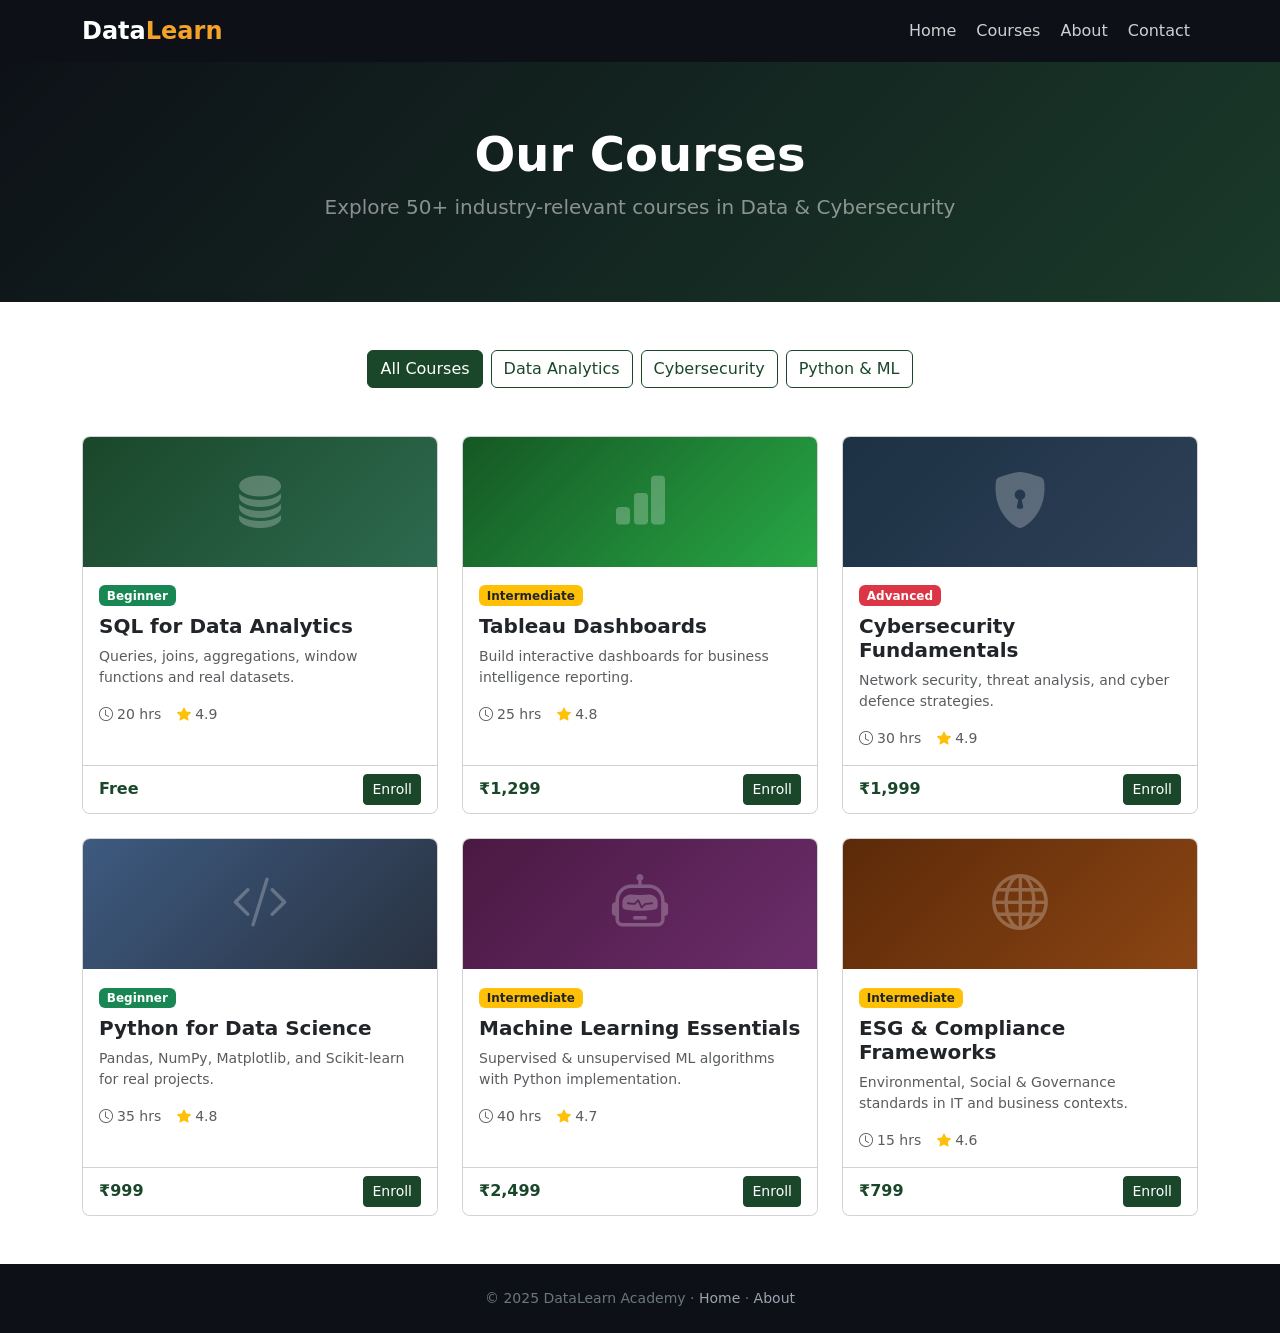
<file: question2/courses.html>
<!DOCTYPE html>
<html lang="en">
<head>
  <meta charset="UTF-8" />
  <meta name="viewport" content="width=device-width, initial-scale=1.0" />
  <title>Courses | DataLearn Academy</title>
  <link href="https://cdn.jsdelivr.net/npm/bootstrap@5.3.3/dist/css/bootstrap.min.css" rel="stylesheet" />
  <link href="https://cdn.jsdelivr.net/npm/bootstrap-icons@1.11.3/font/bootstrap-icons.css" rel="stylesheet" />
  <style>
    :root { --primary: #1a472a; --accent: #f4a228; --dark: #0d1117; }
    body { font-family: 'Segoe UI', system-ui, sans-serif; }
    .navbar { background-color: var(--dark) !important; }
    .nav-link { color: rgba(255,255,255,0.8) !important; }
    .nav-link:hover { color: var(--accent) !important; }
    .navbar-brand span { color: var(--accent); }
    .page-header { background: linear-gradient(135deg, var(--dark) 0%, #1a3a2a 100%); }
    .btn-primary { background-color: var(--primary); border-color: var(--primary); }
    .btn-outline-primary { color: var(--primary); border-color: var(--primary); }
    .btn-outline-primary:hover { background-color: var(--primary); }
    .course-card { transition: transform 0.2s, box-shadow 0.2s; }
    .course-card:hover { transform: translateY(-4px); box-shadow: 0 12px 30px rgba(0,0,0,0.1); }
    footer { background-color: var(--dark); }
    .footer-link { color: #9ca3af; text-decoration: none; }
    .footer-link:hover { color: white; }
    .filter-btn.active { background-color: var(--primary); color: white; border-color: var(--primary); }
  </style>
</head>
<body>

  <nav class="navbar navbar-expand-lg navbar-dark sticky-top">
    <div class="container">
      <a class="navbar-brand fw-bold fs-4" href="index.html">Data<span>Learn</span></a>
      <button class="navbar-toggler" type="button" data-bs-toggle="collapse" data-bs-target="#navbarNav">
        <span class="navbar-toggler-icon"></span>
      </button>
      <div class="collapse navbar-collapse" id="navbarNav">
        <ul class="navbar-nav ms-auto gap-1">
          <li class="nav-item"><a class="nav-link" href="index.html">Home</a></li>
          <li class="nav-item"><a class="nav-link active text-white" href="courses.html">Courses</a></li>
          <li class="nav-item"><a class="nav-link" href="about.html">About</a></li>
          <li class="nav-item"><a class="nav-link" href="index.html#contact">Contact</a></li>
        </ul>
      </div>
    </div>
  </nav>

  <div class="page-header text-white py-5">
    <div class="container py-3 text-center">
      <h1 class="display-5 fw-bold">Our Courses</h1>
      <p class="lead text-white-50">Explore 50+ industry-relevant courses in Data &amp; Cybersecurity</p>
    </div>
  </div>

  <section class="py-5">
    <div class="container">
      <div class="d-flex flex-wrap gap-2 mb-5 justify-content-center">
        <button class="btn btn-outline-primary filter-btn active" onclick="filterCourses('all', this)">All Courses</button>
        <button class="btn btn-outline-primary filter-btn" onclick="filterCourses('data', this)">Data Analytics</button>
        <button class="btn btn-outline-primary filter-btn" onclick="filterCourses('cyber', this)">Cybersecurity</button>
        <button class="btn btn-outline-primary filter-btn" onclick="filterCourses('python', this)">Python &amp; ML</button>
      </div>
      <div class="row g-4" id="courseGrid">

        <div class="col-md-6 col-lg-4 course-item" data-cat="data">
          <div class="card h-100 course-card rounded-3 overflow-hidden">
            <div style="height:130px;background:linear-gradient(135deg,#1a472a,#2d6a4f);display:flex;align-items:center;justify-content:center;">
              <i class="bi bi-database-fill" style="font-size:3.5rem;color:rgba(255,255,255,0.25);"></i>
            </div>
            <div class="card-body">
              <span class="badge bg-success mb-2">Beginner</span>
              <h5 class="fw-semibold">SQL for Data Analytics</h5>
              <p class="text-muted small">Queries, joins, aggregations, window functions and real datasets.</p>
              <div class="d-flex gap-3 text-muted small">
                <span><i class="bi bi-clock me-1"></i>20 hrs</span>
                <span><i class="bi bi-star-fill text-warning me-1"></i>4.9</span>
              </div>
            </div>
            <div class="card-footer bg-white d-flex justify-content-between align-items-center">
              <strong style="color:#1a472a">Free</strong>
              <button class="btn btn-sm btn-primary">Enroll</button>
            </div>
          </div>
        </div>

        <div class="col-md-6 col-lg-4 course-item" data-cat="data">
          <div class="card h-100 course-card rounded-3 overflow-hidden">
            <div style="height:130px;background:linear-gradient(135deg,#155724,#28a745);display:flex;align-items:center;justify-content:center;">
              <i class="bi bi-bar-chart-fill" style="font-size:3.5rem;color:rgba(255,255,255,0.25);"></i>
            </div>
            <div class="card-body">
              <span class="badge bg-warning text-dark mb-2">Intermediate</span>
              <h5 class="fw-semibold">Tableau Dashboards</h5>
              <p class="text-muted small">Build interactive dashboards for business intelligence reporting.</p>
              <div class="d-flex gap-3 text-muted small">
                <span><i class="bi bi-clock me-1"></i>25 hrs</span>
                <span><i class="bi bi-star-fill text-warning me-1"></i>4.8</span>
              </div>
            </div>
            <div class="card-footer bg-white d-flex justify-content-between align-items-center">
              <strong style="color:#1a472a">₹1,299</strong>
              <button class="btn btn-sm btn-primary">Enroll</button>
            </div>
          </div>
        </div>

        <div class="col-md-6 col-lg-4 course-item" data-cat="cyber">
          <div class="card h-100 course-card rounded-3 overflow-hidden">
            <div style="height:130px;background:linear-gradient(135deg,#1c3144,#2e4057);display:flex;align-items:center;justify-content:center;">
              <i class="bi bi-shield-lock-fill" style="font-size:3.5rem;color:rgba(255,255,255,0.25);"></i>
            </div>
            <div class="card-body">
              <span class="badge bg-danger mb-2">Advanced</span>
              <h5 class="fw-semibold">Cybersecurity Fundamentals</h5>
              <p class="text-muted small">Network security, threat analysis, and cyber defence strategies.</p>
              <div class="d-flex gap-3 text-muted small">
                <span><i class="bi bi-clock me-1"></i>30 hrs</span>
                <span><i class="bi bi-star-fill text-warning me-1"></i>4.9</span>
              </div>
            </div>
            <div class="card-footer bg-white d-flex justify-content-between align-items-center">
              <strong style="color:#1a472a">₹1,999</strong>
              <button class="btn btn-sm btn-primary">Enroll</button>
            </div>
          </div>
        </div>

        <div class="col-md-6 col-lg-4 course-item" data-cat="python">
          <div class="card h-100 course-card rounded-3 overflow-hidden">
            <div style="height:130px;background:linear-gradient(135deg,#3d5a80,#293241);display:flex;align-items:center;justify-content:center;">
              <i class="bi bi-code-slash" style="font-size:3.5rem;color:rgba(255,255,255,0.25);"></i>
            </div>
            <div class="card-body">
              <span class="badge bg-success mb-2">Beginner</span>
              <h5 class="fw-semibold">Python for Data Science</h5>
              <p class="text-muted small">Pandas, NumPy, Matplotlib, and Scikit-learn for real projects.</p>
              <div class="d-flex gap-3 text-muted small">
                <span><i class="bi bi-clock me-1"></i>35 hrs</span>
                <span><i class="bi bi-star-fill text-warning me-1"></i>4.8</span>
              </div>
            </div>
            <div class="card-footer bg-white d-flex justify-content-between align-items-center">
              <strong style="color:#1a472a">₹999</strong>
              <button class="btn btn-sm btn-primary">Enroll</button>
            </div>
          </div>
        </div>

        <div class="col-md-6 col-lg-4 course-item" data-cat="python">
          <div class="card h-100 course-card rounded-3 overflow-hidden">
            <div style="height:130px;background:linear-gradient(135deg,#4a1942,#6b2d6b);display:flex;align-items:center;justify-content:center;">
              <i class="bi bi-robot" style="font-size:3.5rem;color:rgba(255,255,255,0.25);"></i>
            </div>
            <div class="card-body">
              <span class="badge bg-warning text-dark mb-2">Intermediate</span>
              <h5 class="fw-semibold">Machine Learning Essentials</h5>
              <p class="text-muted small">Supervised &amp; unsupervised ML algorithms with Python implementation.</p>
              <div class="d-flex gap-3 text-muted small">
                <span><i class="bi bi-clock me-1"></i>40 hrs</span>
                <span><i class="bi bi-star-fill text-warning me-1"></i>4.7</span>
              </div>
            </div>
            <div class="card-footer bg-white d-flex justify-content-between align-items-center">
              <strong style="color:#1a472a">₹2,499</strong>
              <button class="btn btn-sm btn-primary">Enroll</button>
            </div>
          </div>
        </div>

        <div class="col-md-6 col-lg-4 course-item" data-cat="cyber">
          <div class="card h-100 course-card rounded-3 overflow-hidden">
            <div style="height:130px;background:linear-gradient(135deg,#5c2a09,#8b4513);display:flex;align-items:center;justify-content:center;">
              <i class="bi bi-globe" style="font-size:3.5rem;color:rgba(255,255,255,0.25);"></i>
            </div>
            <div class="card-body">
              <span class="badge bg-warning text-dark mb-2">Intermediate</span>
              <h5 class="fw-semibold">ESG &amp; Compliance Frameworks</h5>
              <p class="text-muted small">Environmental, Social &amp; Governance standards in IT and business contexts.</p>
              <div class="d-flex gap-3 text-muted small">
                <span><i class="bi bi-clock me-1"></i>15 hrs</span>
                <span><i class="bi bi-star-fill text-warning me-1"></i>4.6</span>
              </div>
            </div>
            <div class="card-footer bg-white d-flex justify-content-between align-items-center">
              <strong style="color:#1a472a">₹799</strong>
              <button class="btn btn-sm btn-primary">Enroll</button>
            </div>
          </div>
        </div>

      </div>
    </div>
  </section>

  <footer class="py-4 text-white">
    <div class="container text-center">
      <p class="text-secondary small mb-0">&copy; 2025 DataLearn Academy · <a href="index.html" class="footer-link">Home</a> · <a href="about.html" class="footer-link">About</a></p>
    </div>
  </footer>

  <script src="https://cdn.jsdelivr.net/npm/bootstrap@5.3.3/dist/js/bootstrap.bundle.min.js"></script>
  <script>
    function filterCourses(cat, btn) {
      document.querySelectorAll('.filter-btn').forEach(b => b.classList.remove('active'));
      btn.classList.add('active');
      document.querySelectorAll('.course-item').forEach(function(item) {
        if (cat === 'all' || item.dataset.cat === cat) {
          item.style.display = '';
        } else {
          item.style.display = 'none';
        }
      });
    }
  </script>
</body>
</html>
</file>
<file: question1/style.css>
/* ============================================
   style.css — Adhil Portfolio
   HTML5 + CSS3 | External Stylesheet
   ============================================ */

:root {
  --ink:        #0d0d0d;
  --paper:      #f5f0e8;
  --accent:     #1a472a;
  --accent-lt:  #2d6a4f;
  --muted:      #6b6259;
  --border:     #d6cfc3;
  --card-bg:    #fdfaf5;
  --mono:       'DM Mono', monospace;
  --serif:      'DM Serif Display', serif;
  --radius:     4px;
  --transition: 0.25s ease;
}

*, *::before, *::after { box-sizing: border-box; margin: 0; padding: 0; }
html { scroll-behavior: smooth; font-size: 16px; }
body { font-family: var(--mono); background-color: var(--paper); color: var(--ink); line-height: 1.7; }
img { max-width: 100%; height: auto; display: block; }
a { color: var(--accent); text-decoration: none; transition: color var(--transition); }
a:hover, a:focus { color: var(--accent-lt); text-decoration: underline; }
ul { list-style: none; }
address { font-style: normal; }

h1, h2, h3 { font-family: var(--serif); font-weight: 400; line-height: 1.15; }
h1 { font-size: clamp(2.8rem, 6vw, 5.5rem); color: var(--ink); }
h1 em { font-style: italic; color: var(--accent); }
h2 { font-size: clamp(1.6rem, 3vw, 2.4rem); margin-bottom: 2rem; color: var(--ink); display: flex; align-items: baseline; gap: 0.6rem; border-bottom: 2px solid var(--border); padding-bottom: 0.5rem; }
h3 { font-size: 1.25rem; margin-bottom: 0.3rem; }
p { margin-bottom: 1rem; }
p:last-child { margin-bottom: 0; }

.num { font-family: var(--mono); font-size: 0.75rem; color: var(--accent); letter-spacing: 0.05em; border: 1px solid var(--accent); padding: 0.1rem 0.4rem; border-radius: 2px; }

.section-inner { max-width: 860px; margin: 0 auto; padding: 0 1.5rem; }

/* HERO */
#hero { background-color: var(--ink); color: var(--paper); padding: 5rem 1.5rem 4rem; }
.hero-grid { max-width: 860px; margin: 0 auto; display: grid; grid-template-columns: auto 1fr; gap: 3rem; align-items: center; }
.profile-photo {
  width: 130px;
  height: 130px;
  border-radius: 50%;
  border: 3px solid var(--paper);
  object-fit: cover;
  object-position: center top;
  flex-shrink: 0;
  display: block;
}
.label { font-size: 0.7rem; letter-spacing: 0.18em; text-transform: uppercase; color: var(--accent-lt); margin-bottom: 0.5rem; }
.hero-text h1 { color: var(--paper); margin-bottom: 0.6rem; }
.hero-text h1 em { color: var(--accent-lt); }
.tagline { font-size: 0.9rem; letter-spacing: 0.08em; text-transform: uppercase; color: #a8a09a; margin-bottom: 0.3rem; }
.location { font-size: 0.85rem; color: #a8a09a; margin-bottom: 1.8rem; }
.hero-nav { display: flex; flex-wrap: wrap; gap: 0.5rem; }
.hero-nav a { font-size: 0.75rem; letter-spacing: 0.1em; text-transform: uppercase; color: var(--paper); border: 1px solid #555; padding: 0.3rem 0.7rem; border-radius: 2px; transition: border-color var(--transition), color var(--transition); }
.hero-nav a:hover, .hero-nav a:focus { border-color: var(--accent-lt); color: var(--accent-lt); text-decoration: none; }

/* SECTIONS */
section { padding: 5rem 0; border-bottom: 1px solid var(--border); }
section:nth-child(even) { background-color: #ede9e0; }

/* ABOUT */
.about-body { font-size: 1rem; color: var(--ink); max-width: 680px; }

/* EXPERIENCE */
.job-card { background: var(--card-bg); border: 1px solid var(--border); border-left: 4px solid var(--accent); padding: 1.4rem 1.6rem; margin-bottom: 1.2rem; border-radius: var(--radius); transition: transform var(--transition), box-shadow var(--transition); }
.job-card:hover { transform: translateY(-2px); box-shadow: 0 6px 18px rgba(0,0,0,0.07); }
.job-header { margin-bottom: 0.6rem; }
.company { display: block; font-size: 0.85rem; color: var(--accent); letter-spacing: 0.03em; margin-top: 0.1rem; }
.period { display: block; font-size: 0.75rem; color: var(--muted); margin-top: 0.15rem; }

/* EDUCATION */
.edu-timeline { position: relative; padding-left: 1.5rem; border-left: 2px solid var(--border); }
.edu-card { display: flex; gap: 1.5rem; margin-bottom: 2.2rem; position: relative; }
.edu-card::before { content: ''; position: absolute; left: -1.65rem; top: 0.45rem; width: 12px; height: 12px; background: var(--accent); border-radius: 50%; border: 2px solid var(--paper); }
.edu-year { font-size: 0.7rem; color: var(--muted); min-width: 60px; padding-top: 0.3rem; letter-spacing: 0.04em; }
.uni { font-size: 0.85rem; color: var(--accent); margin-bottom: 0.3rem; }

/* SKILLS */
.skills-grid { display: grid; grid-template-columns: repeat(auto-fit, minmax(190px, 1fr)); gap: 1.5rem; }
.skill-group { background: var(--card-bg); border: 1px solid var(--border); padding: 1.3rem; border-radius: var(--radius); }
.skill-group h3 { font-size: 0.8rem; letter-spacing: 0.1em; text-transform: uppercase; color: var(--accent); margin-bottom: 0.8rem; padding-bottom: 0.4rem; border-bottom: 1px solid var(--border); }
.skill-group ul li { font-size: 0.9rem; color: var(--ink); padding: 0.2rem 0; border-bottom: 1px dotted var(--border); }
.skill-group ul li:last-child { border-bottom: none; }

/* CERTIFICATIONS */
.cert-list { display: flex; flex-direction: column; gap: 1rem; }
.cert-list li { display: flex; align-items: flex-start; gap: 1rem; background: var(--card-bg); border: 1px solid var(--border); padding: 1.1rem 1.3rem; border-radius: var(--radius); transition: transform var(--transition); }
.cert-list li:hover { transform: translateX(4px); }
.cert-icon { font-size: 1.4rem; flex-shrink: 0; margin-top: 0.1rem; }
.cert-list strong { display: block; font-family: var(--serif); font-size: 1rem; margin-bottom: 0.15rem; }
.cert-list span { font-size: 0.85rem; color: var(--muted); }

/* CONTACT */
.contact-grid { display: grid; grid-template-columns: repeat(auto-fit, minmax(220px, 1fr)); gap: 1.2rem; }
.contact-item { display: flex; align-items: flex-start; gap: 0.9rem; background: var(--card-bg); border: 1px solid var(--border); padding: 1.1rem 1.3rem; border-radius: var(--radius); color: var(--ink); text-decoration: none; transition: border-color var(--transition), transform var(--transition); }
.contact-item:hover { border-color: var(--accent); transform: translateY(-2px); text-decoration: none; }
.c-icon { width: 2rem; height: 2rem; background: var(--accent); color: var(--paper); border-radius: 50%; display: flex; align-items: center; justify-content: center; flex-shrink: 0; font-family: var(--mono); font-size: 0.75rem; font-weight: 500; }
.contact-item strong { display: block; font-size: 0.75rem; text-transform: uppercase; letter-spacing: 0.08em; color: var(--accent); margin-bottom: 0.2rem; }
.contact-item span { font-size: 0.87rem; color: var(--ink); }

/* FOOTER */
footer { background: var(--ink); color: #888; text-align: center; padding: 2.5rem 1.5rem; font-size: 0.8rem; }
.footer-note { font-size: 0.7rem; color: #555; }

/* RESPONSIVE */
@media (max-width: 640px) {
  .hero-grid { grid-template-columns: 1fr; text-align: center; gap: 1.5rem; }
  .hero-photo-wrap { display: flex; justify-content: center; }
  .hero-nav { justify-content: center; }
  .edu-card { flex-direction: column; gap: 0.3rem; }
  .skills-grid { grid-template-columns: 1fr 1fr; }
  h1 { font-size: 2.5rem; }
}
@media (max-width: 400px) { .skills-grid { grid-template-columns: 1fr; } }

@media print {
  #hero { background-color: #000 !important; -webkit-print-color-adjust: exact; print-color-adjust: exact; }
  .hero-nav { display: none; }
}
</file>
